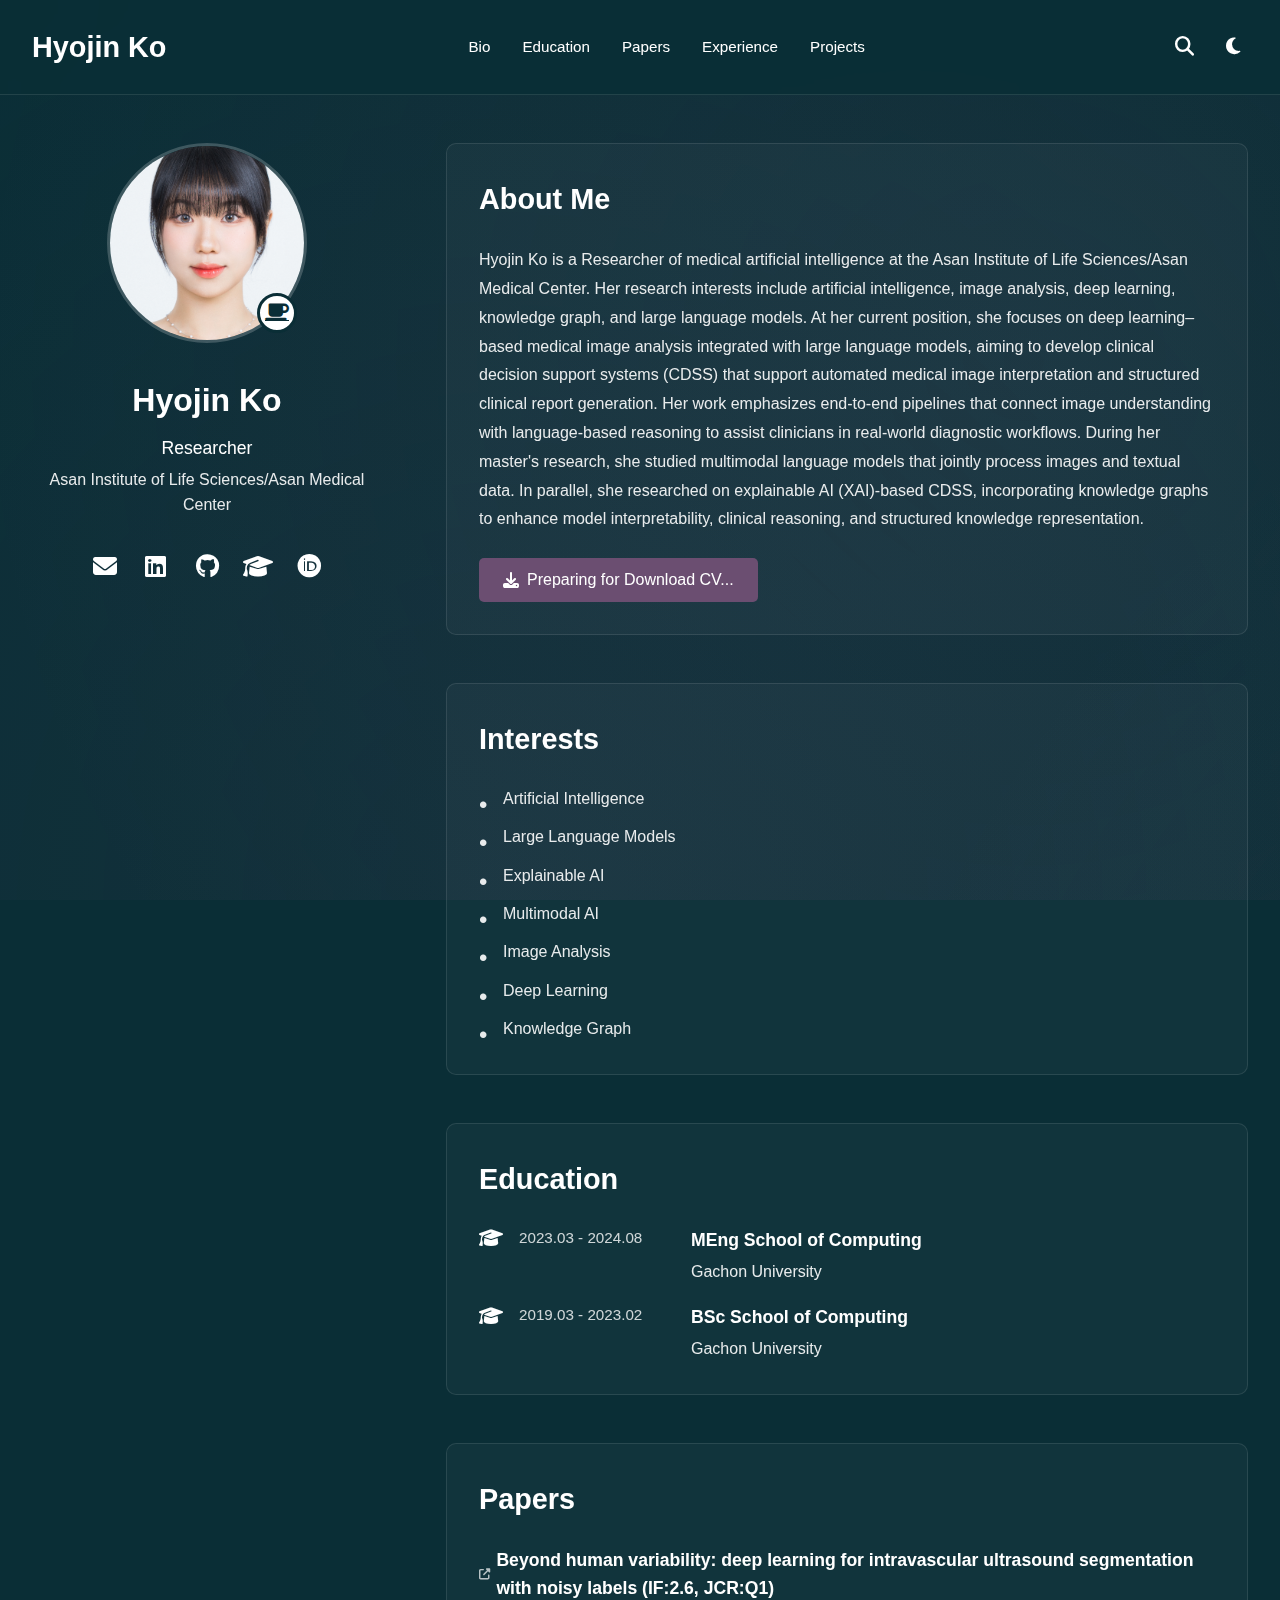
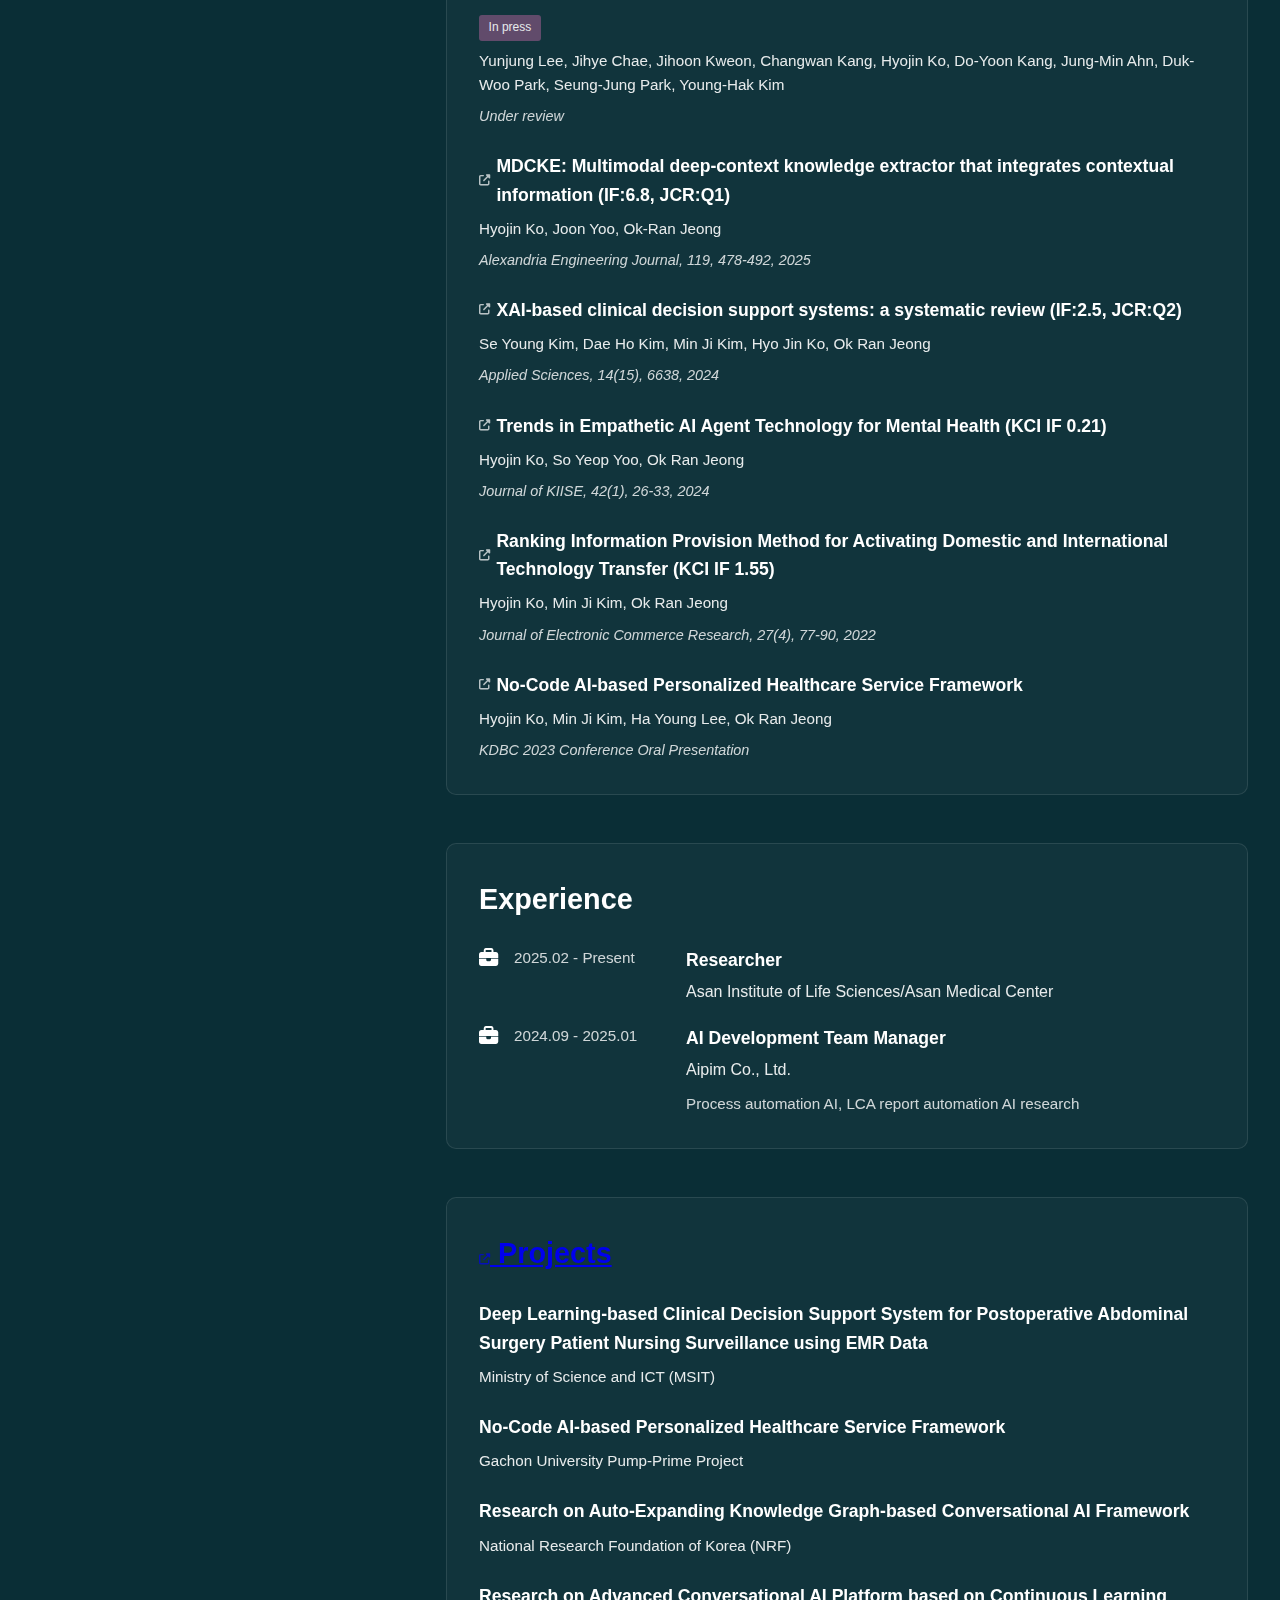
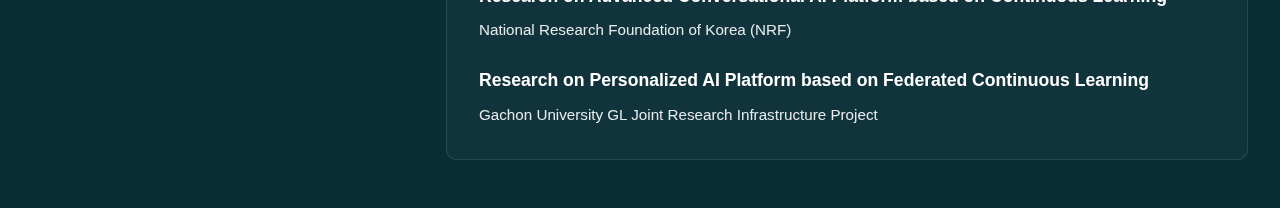
<file: index.html>
<!DOCTYPE html>
<html lang="ko">
<head>
    <meta charset="UTF-8">
    <meta name="viewport" content="width=device-width, initial-scale=1.0">
    <title>Hyojin Ko - Personal Page</title>
    <link rel="stylesheet" href="styles.css">
    <link rel="stylesheet" href="https://cdnjs.cloudflare.com/ajax/libs/font-awesome/6.4.0/css/all.min.css">
</head>
<body>
    <header class="header">
        <nav class="navbar">
            <div class="nav-left">
                <h1 class="logo">Hyojin Ko</h1>
            </div>
            <div class="nav-center">
                <a href="#about" class="nav-link">Bio</a>
                <a href="#education" class="nav-link">Education</a>
                <a href="#papers" class="nav-link">Papers</a>
                <a href="#experience" class="nav-link">Experience</a>
                <a href="#projects" class="nav-link">Projects</a>
            </div>
            <div class="nav-right">
                <button class="icon-btn" id="searchBtn">
                    <i class="fas fa-search"></i>
                </button>
                <button class="icon-btn" id="themeToggle">
                    <i class="fas fa-moon"></i>
                </button>
            </div>
        </nav>
    </header>

    <main class="main-content">
        <div class="container">
            <div class="left-column">
                <div class="profile-section">
                    <div class="profile-image-wrapper">
                        <img src="20240612_003.JPG" alt="Profile" class="profile-image">
                        <a href="https://www.linkedin.com/messaging/compose/?recipient=hyojin-ko-a437562a6" class="coffee-icon" target="_blank" rel="noopener noreferrer" aria-label="Let's have coffee chat">
                            <i class="fas fa-coffee"></i>
                        </a>
                    </div>
                    <h2 class="profile-name">Hyojin Ko</h2>
                    <p class="profile-title">Researcher</p>
                    <p class="profile-affiliation">Asan Institute of Life Sciences/Asan Medical Center</p>
                    
                    <div class="social-icons">
                        <a href="mailto:sarahyo941@gmail.com" class="social-icon" aria-label="Email">
                            <i class="fas fa-envelope"></i>
                        </a>
                        <a href="https://www.linkedin.com/in/hyojin-ko-a437562a6/" class="social-icon" aria-label="LinkedIn">
                            <i class="fab fa-linkedin"></i>
                        </a>
                        <a href="https://github.com/Hyojinko" class="social-icon" aria-label="GitHub">
                            <i class="fab fa-github"></i>
                        </a>
                        <a href="https://scholar.google.com/citations?hl=en&view_op=list_works&authuser=2&gmla=AElLoL0rs2Lzu6BFmk8e02G81ch_b60jBZWBM0wSTkwHkV2OpHihIGPLgSGc7qKciC6INFM9h_kGq2kBxNkHRA&user=Vq0Z0AUAAAAJ" class="social-icon" aria-label="Google Scholar">
                            <i class="fas fa-graduation-cap"></i>
                        </a>
                        <a href="https://orcid.org/0000-0003-0545-8152" class="social-icon" aria-label="ORCID">
                            <i class="fab fa-orcid"></i>
                        </a>
                    </div>
                </div>
            </div>

            <div class="right-column">
                <section class="content-section" id="about">
                    <h2 class="section-title">About Me</h2>
                    <p class="section-text">
                        Hyojin Ko is a Researcher of medical artificial intelligence at the Asan Institute of Life Sciences/Asan Medical Center. 
                        Her research interests include artificial intelligence, image analysis, deep learning, knowledge graph, and large language models. 
                        
                        At her current position, she focuses on deep learning–based medical image analysis integrated with large language models, aiming to develop clinical decision support systems (CDSS) that support automated medical image interpretation and structured clinical report generation. 
                        Her work emphasizes end-to-end pipelines that connect image understanding with language-based reasoning to assist clinicians in real-world diagnostic workflows.

                        During her master's research, she studied multimodal language models that jointly process images and textual data. 
                        In parallel, she researched on explainable AI (XAI)-based CDSS, incorporating knowledge graphs to enhance model interpretability, clinical reasoning, and structured knowledge representation.
                    </p>
                    <button class="cv-button">
                        <i class="fas fa-download"></i>
                        Preparing for Download CV...
                    </button>
                </section>

                <section class="content-section" id="interests">
                    <h2 class="section-title">Interests</h2>
                    <ul class="interests-list">
                        <li>Artificial Intelligence</li>
                        <li>Large Language Models</li>
                        <li>Explainable AI</li>
                        <li>Multimodal AI</li>
                        <li>Image Analysis</li>
                        <li>Deep Learning</li>
                        <li>Knowledge Graph</li>
                    </ul>
                </section>

                <section class="content-section" id="education">
                    <h2 class="section-title">Education</h2>
                    <ul class="education-list">
                        <li>
                            <i class="fas fa-graduation-cap"></i>
                            <div class="education-item">
                                <div class="education-period">2023.03 - 2024.08</div>
                                <div class="education-details">
                                    <div class="education-degree">MEng School of Computing</div>
                                    <div class="education-school">Gachon University</div>
                                </div>
                            </div>
                        </li>
                        <li>
                            <i class="fas fa-graduation-cap"></i>
                            <div class="education-item">
                                <div class="education-period">2019.03 - 2023.02</div>
                                <div class="education-details">
                                    <div class="education-degree">BSc School of Computing</div>
                                    <div class="education-school">Gachon University</div>
                                </div>
                            </div>
                        </li>
                    </ul>
                </section>

                <section class="content-section" id="papers">
                    <h2 class="section-title">Papers</h2>
                    <ul class="papers-list">
                        <li>
                            <div class="paper-item">
                                <div class="paper-title">
                                    <a href="https://www.umbjournal.org/" target="_blank" rel="noopener noreferrer">
                                        <i class="fas fa-external-link-alt paper-link-icon"></i>
                                        Beyond human variability: deep learning for intravascular ultrasound segmentation with noisy labels (IF:2.6, JCR:Q1)
                                    </a>
                                    <span class="paper-status">In press</span>
                                </div>
                                <div class="paper-authors">Yunjung Lee, Jihye Chae, Jihoon Kweon, Changwan Kang, Hyojin Ko, Do-Yoon Kang, Jung-Min Ahn, Duk-Woo Park, Seung-Jung Park, Young-Hak Kim</div>
                                <div class="paper-venue">Under review</div>
                            </div>
                        </li>
                        <li>
                            <div class="paper-item">
                                <div class="paper-title">
                                    <a href="https://www.sciencedirect.com/science/article/pii/S1110016825001474" target="_blank" rel="noopener noreferrer">
                                        <i class="fas fa-external-link-alt paper-link-icon"></i>
                                        MDCKE: Multimodal deep-context knowledge extractor that integrates contextual information (IF:6.8, JCR:Q1)
                                    </a>
                                </div>
                                <div class="paper-authors">Hyojin Ko, Joon Yoo, Ok-Ran Jeong</div>
                                <div class="paper-venue">Alexandria Engineering Journal, 119, 478-492, 2025</div>
                            </div>
                        </li>
                        <li>
                            <div class="paper-item">
                                <div class="paper-title">
                                    <a href="https://www.mdpi.com/2076-3417/14/15/6638" target="_blank" rel="noopener noreferrer">
                                        <i class="fas fa-external-link-alt paper-link-icon"></i>
                                        XAI-based clinical decision support systems: a systematic review (IF:2.5, JCR:Q2)
                                    </a>
                                </div>
                                <div class="paper-authors">Se Young Kim, Dae Ho Kim, Min Ji Kim, Hyo Jin Ko, Ok Ran Jeong</div>
                                <div class="paper-venue">Applied Sciences, 14(15), 6638, 2024</div>
                            </div>
                        </li>
                        <li>
                            <div class="paper-item">
                                <div class="paper-title">
                                    <a href="https://www.dbpia.co.kr/pdf/pdfView.do?nodeId=NODE11702759" target="_blank" rel="noopener noreferrer">
                                        <i class="fas fa-external-link-alt paper-link-icon"></i>
                                        Trends in Empathetic AI Agent Technology for Mental Health (KCI IF 0.21)
                                    </a>
                                </div>
                                <div class="paper-authors">Hyojin Ko, So Yeop Yoo, Ok Ran Jeong</div>
                                <div class="paper-venue">Journal of KIISE, 42(1), 26-33, 2024</div>
                            </div>
                        </li>
                        <li>
                            <div class="paper-item">
                                <div class="paper-title">
                                    <a href="https://www.dbpia.co.kr/pdf/pdfView.do?nodeId=NODE11169343" target="_blank" rel="noopener noreferrer">
                                        <i class="fas fa-external-link-alt paper-link-icon"></i>
                                        Ranking Information Provision Method for Activating Domestic and International Technology Transfer (KCI IF 1.55)
                                    </a>
                                </div>
                                <div class="paper-authors">Hyojin Ko, Min Ji Kim, Ok Ran Jeong</div>
                                <div class="paper-venue">Journal of Electronic Commerce Research, 27(4), 77-90, 2022</div>
                            </div>
                        </li>
                        <li>
                            <div class="paper-item">
                                <div class="paper-title">
                                    <a href="https://www.dbsociety.kr/kdbc/kdbc2023/program.html" target="_blank" rel="noopener noreferrer">
                                        <i class="fas fa-external-link-alt paper-link-icon"></i>
                                        No-Code AI-based Personalized Healthcare Service Framework
                                    </a>
                                </div>
                                <div class="paper-authors">Hyojin Ko, Min Ji Kim, Ha Young Lee, Ok Ran Jeong</div>
                                <div class="paper-venue">KDBC 2023 Conference Oral Presentation</div>
                            </div>
                        </li>
                    </ul>
                </section>

               
                <section class="content-section" id="experience">
                    <h2 class="section-title">Experience</h2>
                    <ul class="experience-list">
                        <li>
                            <i class="fas fa-briefcase"></i>
                            <div class="experience-item">
                                <div class="experience-period">2025.02 - Present</div>
                                <div class="experience-details">
                                    <div class="experience-title">Researcher</div>
                                    <div class="experience-company">Asan Institute of Life Sciences/Asan Medical Center</div>
                                </div>
                            </div>
                        </li>
                        <li>
                            <i class="fas fa-briefcase"></i>
                            <div class="experience-item">
                                <div class="experience-period">2024.09 - 2025.01</div>
                                <div class="experience-details">
                                    <div class="experience-title">AI Development Team Manager</div>
                                    <div class="experience-company">Aipim Co., Ltd.</div>
                                    <div class="experience-description">Process automation AI, LCA report automation AI research</div>
                                </div>
                            </div>
                        </li>
                    </ul>
                </section>

                <section class="content-section" id="projects">
                    <h2 class="section-title">
                        <a href="projects.html" class="section-title-link">
                            <i class="fas fa-external-link-alt paper-link-icon"></i>
                            Projects
                        </a>
                    </h2>
                    <ul class="projects-list">
                        <li>
                            <div class="project-item-link">
                                <div class="project-title-text">Deep Learning-based Clinical Decision Support System for Postoperative Abdominal Surgery Patient Nursing Surveillance using EMR Data</div>
                                <div class="project-org-link">Ministry of Science and ICT (MSIT)</div>
                            </div>
                        </li>
                        <li>
                            <div class="project-item-link">
                                <div class="project-title-text">No-Code AI-based Personalized Healthcare Service Framework</div>
                                <div class="project-org-link">Gachon University Pump-Prime Project</div>
                            </div>
                        </li>
                        <li>
                            <div class="project-item-link">
                                <div class="project-title-text">Research on Auto-Expanding Knowledge Graph-based Conversational AI Framework</div>
                                <div class="project-org-link">National Research Foundation of Korea (NRF)</div>
                            </div>
                        </li>
                        <li>
                            <div class="project-item-link">
                                <div class="project-title-text">Research on Advanced Conversational AI Platform based on Continuous Learning</div>
                                <div class="project-org-link">National Research Foundation of Korea (NRF)</div>
                            </div>
                        </li>
                        <li>
                            <div class="project-item-link">
                                <div class="project-title-text">Research on Personalized AI Platform based on Federated Continuous Learning</div>
                                <div class="project-org-link">Gachon University GL Joint Research Infrastructure Project</div>
                            </div>
                        </li>
                    </ul>
                </section>

            </div>
        </div>
    </main>

    <script src="script.js"></script>
</body>
</html>
</file>
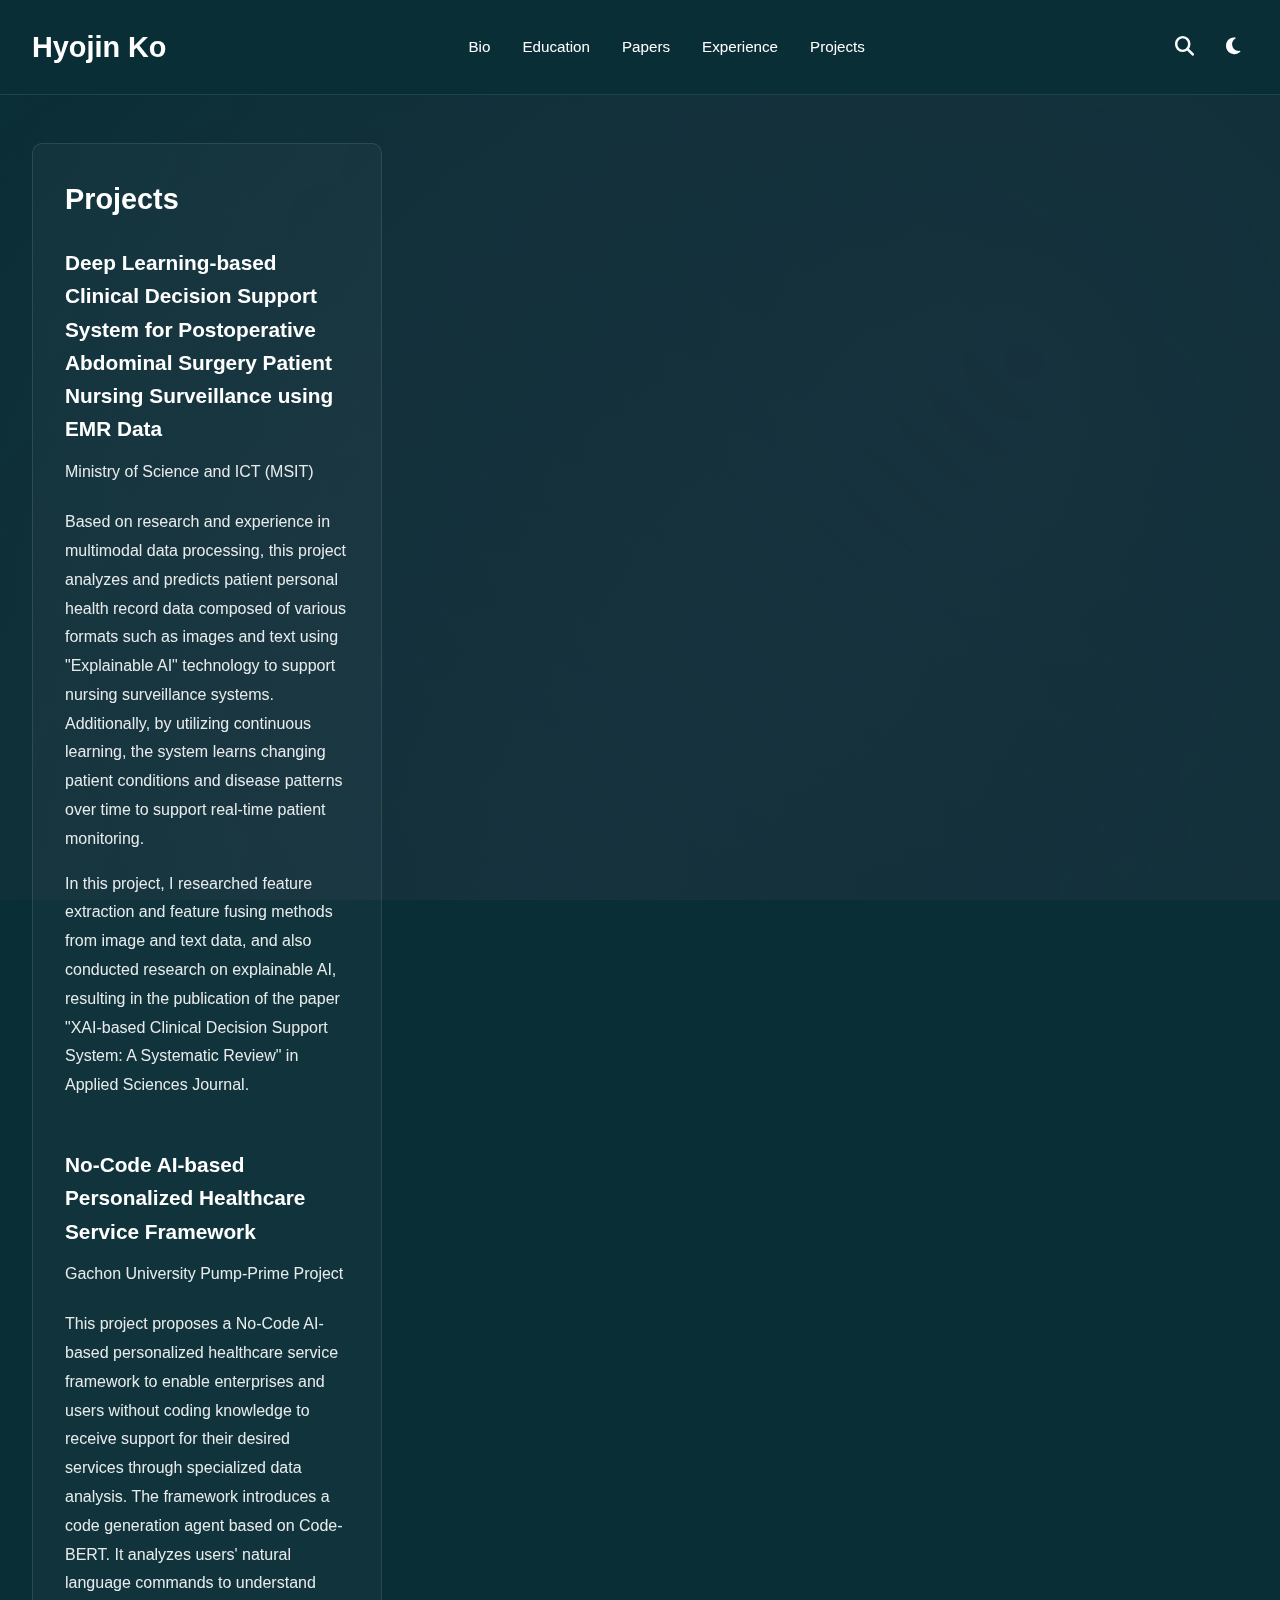
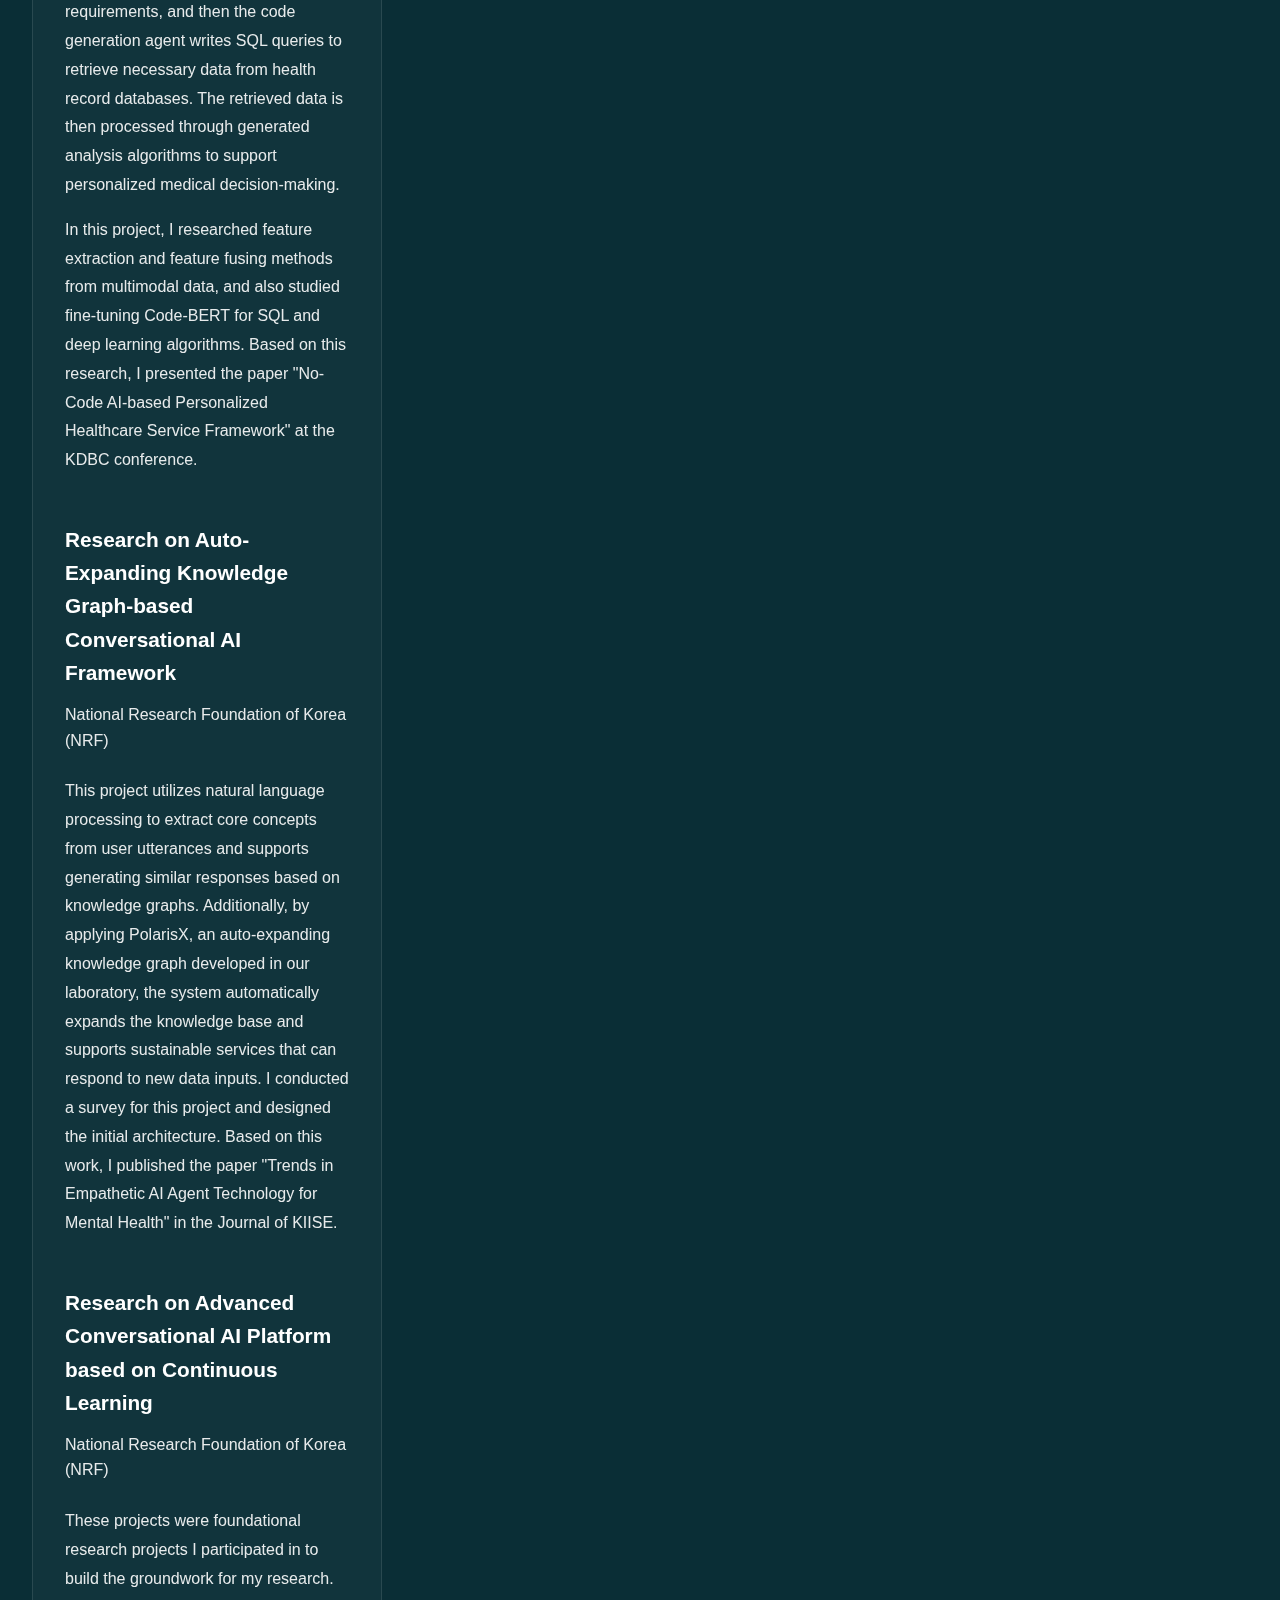
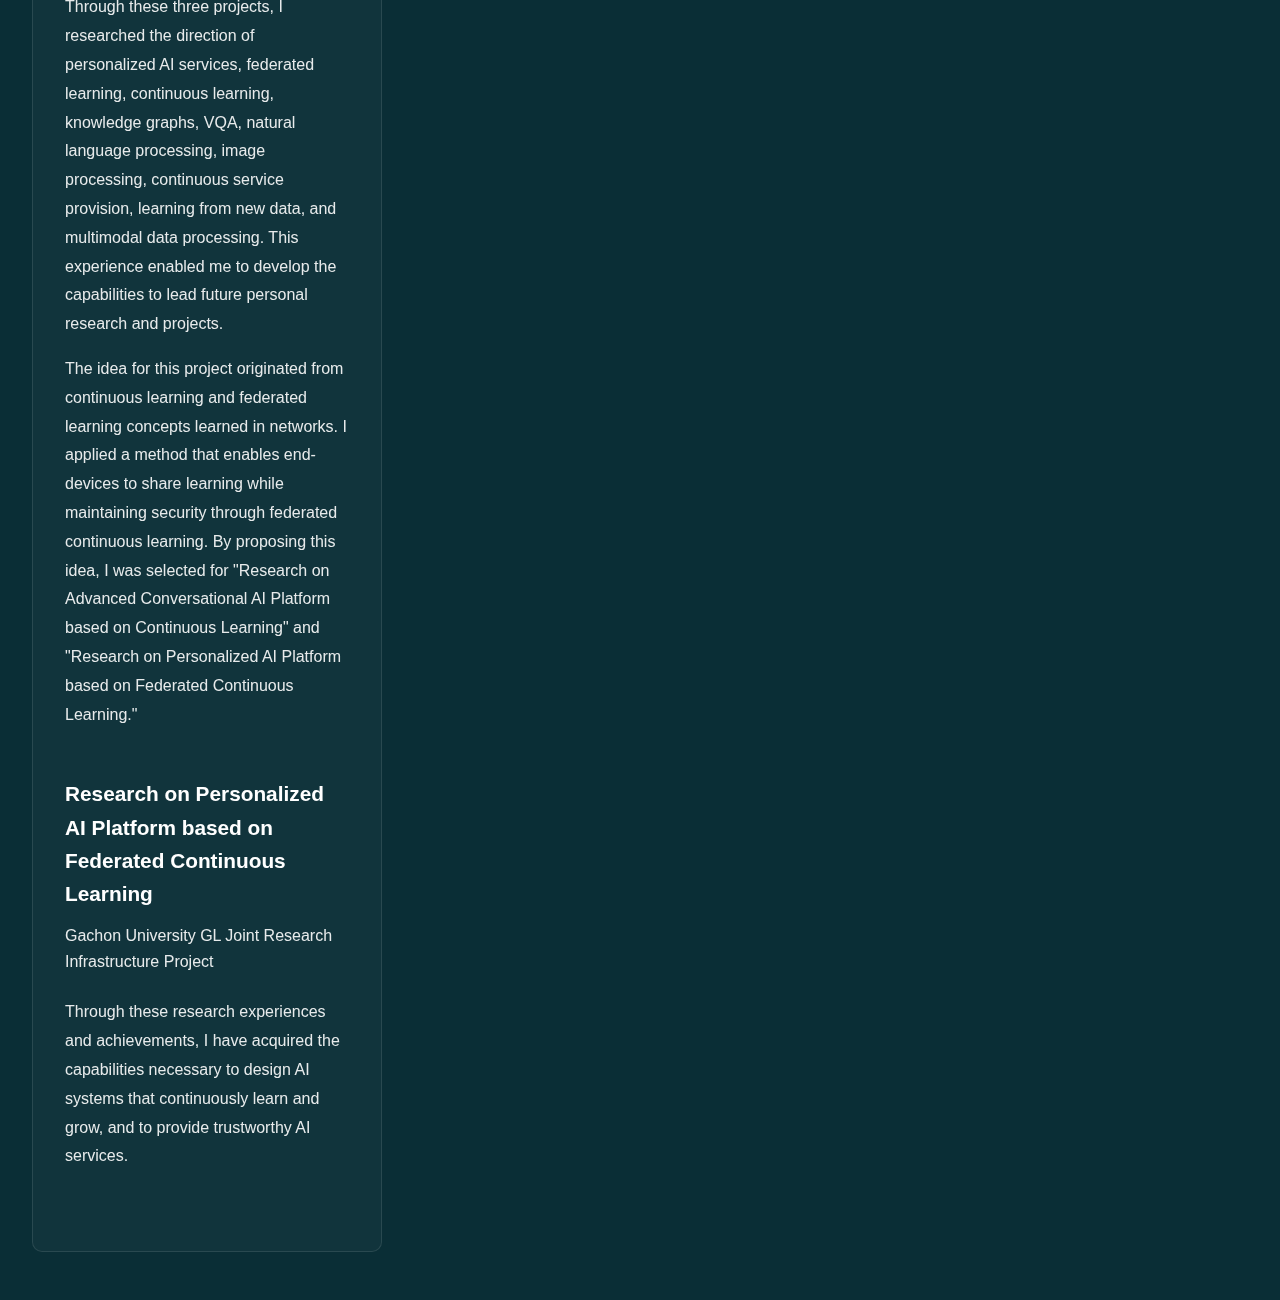
<file: projects.html>
<!DOCTYPE html>
<html lang="en">
<head>
    <meta charset="UTF-8">
    <meta name="viewport" content="width=device-width, initial-scale=1.0">
    <title>Projects - Hyojin Ko</title>
    <link rel="stylesheet" href="styles.css">
    <link rel="stylesheet" href="https://cdnjs.cloudflare.com/ajax/libs/font-awesome/6.4.0/css/all.min.css">
</head>
<body>
    <header class="header">
        <nav class="navbar">
            <div class="nav-left">
                <h1 class="logo"><a href="index.html" style="color: inherit; text-decoration: none;">Hyojin Ko</a></h1>
            </div>
            <div class="nav-center">
                <a href="index.html#about" class="nav-link">Bio</a>
                <a href="index.html#education" class="nav-link">Education</a>
                <a href="index.html#papers" class="nav-link">Papers</a>
                <a href="index.html#experience" class="nav-link">Experience</a>
                <a href="projects.html" class="nav-link">Projects</a>
            </div>
            <div class="nav-right">
                <button class="icon-btn" id="searchBtn">
                    <i class="fas fa-search"></i>
                </button>
                <button class="icon-btn" id="themeToggle">
                    <i class="fas fa-moon"></i>
                </button>
            </div>
        </nav>
    </header>

    <main class="main-content">
        <div class="container">
            <div class="right-column" style="max-width: 1000px; margin: 0 auto;">
                <section class="content-section">
                    <h2 class="section-title">Projects</h2>
                    
                    <div class="project-item">
                        <h3 class="project-title">Deep Learning-based Clinical Decision Support System for Postoperative Abdominal Surgery Patient Nursing Surveillance using EMR Data</h3>
                        <div class="project-organization">Ministry of Science and ICT (MSIT)</div>
                        
                        <div class="project-description">
                            <p>
                                Based on research and experience in multimodal data processing, this project analyzes and predicts patient personal health record data composed of various formats such as images and text using "Explainable AI" technology to support nursing surveillance systems. Additionally, by utilizing continuous learning, the system learns changing patient conditions and disease patterns over time to support real-time patient monitoring.
                            </p>
                            
                            <p>
                                In this project, I researched feature extraction and feature fusing methods from image and text data, and also conducted research on explainable AI, resulting in the publication of the paper "XAI-based Clinical Decision Support System: A Systematic Review" in Applied Sciences Journal.
                            </p>
                        </div>
                    </div>

                    <div class="project-item">
                        <h3 class="project-title">No-Code AI-based Personalized Healthcare Service Framework</h3>
                        <div class="project-organization">Gachon University Pump-Prime Project</div>
                        
                        <div class="project-description">
                            <p>
                                This project proposes a No-Code AI-based personalized healthcare service framework to enable enterprises and users without coding knowledge to receive support for their desired services through specialized data analysis. The framework introduces a code generation agent based on Code-BERT. It analyzes users' natural language commands to understand requirements, and then the code generation agent writes SQL queries to retrieve necessary data from health record databases. The retrieved data is then processed through generated analysis algorithms to support personalized medical decision-making.
                            </p>
                            
                            <p>
                                In this project, I researched feature extraction and feature fusing methods from multimodal data, and also studied fine-tuning Code-BERT for SQL and deep learning algorithms. Based on this research, I presented the paper "No-Code AI-based Personalized Healthcare Service Framework" at the KDBC conference.
                            </p>
                        </div>
                    </div>

                    <div class="project-item">
                        <h3 class="project-title">Research on Auto-Expanding Knowledge Graph-based Conversational AI Framework</h3>
                        <div class="project-organization">National Research Foundation of Korea (NRF)</div>
                        
                        <div class="project-description">
                            <p>
                                This project utilizes natural language processing to extract core concepts from user utterances and supports generating similar responses based on knowledge graphs. Additionally, by applying PolarisX, an auto-expanding knowledge graph developed in our laboratory, the system automatically expands the knowledge base and supports sustainable services that can respond to new data inputs. I conducted a survey for this project and designed the initial architecture. Based on this work, I published the paper "Trends in Empathetic AI Agent Technology for Mental Health" in the Journal of KIISE.
                            </p>
                        </div>
                    </div>

                    <div class="project-item">
                        <h3 class="project-title">Research on Advanced Conversational AI Platform based on Continuous Learning</h3>
                        <div class="project-organization">National Research Foundation of Korea (NRF)</div>
                        
                        <div class="project-description">
                            <p>
                                These projects were foundational research projects I participated in to build the groundwork for my research. Through these three projects, I researched the direction of personalized AI services, federated learning, continuous learning, knowledge graphs, VQA, natural language processing, image processing, continuous service provision, learning from new data, and multimodal data processing. This experience enabled me to develop the capabilities to lead future personal research and projects.
                            </p>
                            
                            <p>
                                The idea for this project originated from continuous learning and federated learning concepts learned in networks. I applied a method that enables end-devices to share learning while maintaining security through federated continuous learning. By proposing this idea, I was selected for "Research on Advanced Conversational AI Platform based on Continuous Learning" and "Research on Personalized AI Platform based on Federated Continuous Learning."
                            </p>
                        </div>
                    </div>

                    <div class="project-item">
                        <h3 class="project-title">Research on Personalized AI Platform based on Federated Continuous Learning</h3>
                        <div class="project-organization">Gachon University GL Joint Research Infrastructure Project</div>
                        
                        <div class="project-description">
                            <p>
                                Through these research experiences and achievements, I have acquired the capabilities necessary to design AI systems that continuously learn and grow, and to provide trustworthy AI services.
                            </p>
                        </div>
                    </div>
                </section>
            </div>
        </div>
    </main>

    <script src="script.js"></script>
</body>
</html>
</file>
<file: styles.css>
* {
    margin: 0;
    padding: 0;
    box-sizing: border-box;
}

:root {
    --bg-color: #0a2e36;
    --text-color: #ffffff;
    --accent-color: #6b4e71;
    --hover-color: #8b6f91;
    --pattern-color: rgba(107, 78, 113, 0.1);
}

body {
    font-family: -apple-system, BlinkMacSystemFont, 'Segoe UI', Roboto, Oxygen, Ubuntu, Cantarell, sans-serif;
    background-color: var(--bg-color);
    color: var(--text-color);
    line-height: 1.6;
    min-height: 100vh;
    position: relative;
    overflow-x: hidden;
}

body::before {
    content: '';
    position: fixed;
    top: 0;
    left: 0;
    width: 100%;
    height: 100%;
    background: 
        radial-gradient(circle at 20% 50%, var(--pattern-color) 0%, transparent 50%),
        radial-gradient(circle at 80% 80%, var(--pattern-color) 0%, transparent 50%),
        radial-gradient(circle at 40% 20%, var(--pattern-color) 0%, transparent 50%);
    background-size: 200% 200%;
    animation: wave 20s ease-in-out infinite;
    pointer-events: none;
    z-index: 0;
}

@keyframes wave {
    0%, 100% {
        background-position: 0% 50%;
    }
    50% {
        background-position: 100% 50%;
    }
}

.header {
    position: sticky;
    top: 0;
    z-index: 100;
    background-color: rgba(10, 46, 54, 0.95);
    backdrop-filter: blur(10px);
    border-bottom: 1px solid rgba(255, 255, 255, 0.1);
}

.navbar {
    max-width: 1400px;
    margin: 0 auto;
    padding: 1.5rem 2rem;
    display: flex;
    justify-content: space-between;
    align-items: center;
    position: relative;
    z-index: 1;
}

.nav-left .logo {
    font-size: 1.8rem;
    font-weight: bold;
    color: var(--text-color);
}

.nav-center {
    display: flex;
    gap: 2rem;
    flex-wrap: wrap;
}

.nav-link {
    color: var(--text-color);
    text-decoration: none;
    font-size: 0.95rem;
    transition: opacity 0.3s ease;
    position: relative;
}

.nav-link:hover {
    opacity: 0.7;
}

.nav-link::after {
    content: '';
    position: absolute;
    bottom: -5px;
    left: 0;
    width: 0;
    height: 2px;
    background-color: var(--text-color);
    transition: width 0.3s ease;
}

.nav-link:hover::after {
    width: 100%;
}

.nav-right {
    display: flex;
    gap: 1rem;
}

.icon-btn {
    background: none;
    border: none;
    color: var(--text-color);
    font-size: 1.2rem;
    cursor: pointer;
    padding: 0.5rem;
    transition: opacity 0.3s ease;
}

.icon-btn:hover {
    opacity: 0.7;
}

.main-content {
    position: relative;
    z-index: 1;
    padding: 3rem 2rem;
}

.container {
    max-width: 1400px;
    margin: 0 auto;
    display: grid;
    grid-template-columns: 350px 1fr;
    gap: 4rem;
    align-items: start;
}

.left-column {
    position: sticky;
    top: 100px;
}

.profile-section {
    text-align: center;
}

.profile-image-wrapper {
    position: relative;
    display: inline-block;
    margin-bottom: 1.5rem;
}

.profile-image {
    width: 200px;
    height: 200px;
    border-radius: 50%;
    object-fit: cover;
    border: 3px solid rgba(255, 255, 255, 0.2);
    display: block;
}

.coffee-icon {
    position: absolute;
    bottom: 10px;
    right: 10px;
    background-color: var(--text-color);
    color: var(--bg-color);
    width: 40px;
    height: 40px;
    border-radius: 50%;
    display: flex;
    align-items: center;
    justify-content: center;
    font-size: 1.2rem;
    border: 3px solid var(--bg-color);
}

.profile-name {
    font-size: 2rem;
    font-weight: bold;
    margin-bottom: 0.5rem;
    color: var(--text-color);
}

.profile-name-chinese {
    font-size: 1.3rem;
    margin-bottom: 1rem;
    color: var(--text-color);
}

.profile-title {
    font-size: 1.1rem;
    margin-bottom: 0.3rem;
    color: var(--text-color);
}

.profile-affiliation {
    font-size: 1rem;
    margin-bottom: 2rem;
    color: var(--text-color);
    opacity: 0.9;
}

.social-icons {
    display: flex;
    justify-content: center;
    gap: 1.2rem;
    flex-wrap: wrap;
    align-items: center;
}

.social-icon {
    color: var(--text-color);
    font-size: 1.5rem;
    transition: opacity 0.3s ease;
    text-decoration: none;
    display: flex;
    align-items: center;
    justify-content: center;
    width: 2rem;
    height: 2rem;
}

.social-icon:hover {
    opacity: 0.7;
}

.right-column {
    display: flex;
    flex-direction: column;
    gap: 3rem;
}

.content-section {
    background-color: rgba(255, 255, 255, 0.03);
    padding: 2rem;
    border-radius: 10px;
    border: 1px solid rgba(255, 255, 255, 0.1);
}

.section-title {
    font-size: 1.8rem;
    font-weight: bold;
    margin-bottom: 1.5rem;
    color: var(--text-color);
}

.section-text {
    font-size: 1rem;
    line-height: 1.8;
    margin-bottom: 1.5rem;
    color: var(--text-color);
    opacity: 0.9;
}

.cv-button {
    background-color: var(--accent-color);
    color: var(--text-color);
    border: none;
    padding: 0.8rem 1.5rem;
    font-size: 1rem;
    border-radius: 5px;
    cursor: pointer;
    display: inline-flex;
    align-items: center;
    gap: 0.5rem;
    transition: background-color 0.3s ease;
}

.cv-button:hover {
    background-color: var(--hover-color);
}

.interests-list {
    list-style: none;
    display: flex;
    flex-direction: column;
    gap: 0.8rem;
}

.interests-list li {
    font-size: 1rem;
    color: var(--text-color);
    opacity: 0.9;
    padding-left: 1.5rem;
    position: relative;
}

.interests-list li::before {
    content: '•';
    position: absolute;
    left: 0;
    font-size: 1.5rem;
    color: var(--text-color);
}

.education-list {
    list-style: none;
    display: flex;
    flex-direction: column;
    gap: 1.2rem;
}

.education-list li {
    display: flex;
    align-items: flex-start;
    gap: 1rem;
}

.education-list li i {
    font-size: 1.2rem;
    color: var(--text-color);
    margin-top: 0.2rem;
}

.education-item {
    display: flex;
    gap: 2rem;
    align-items: flex-start;
    flex: 1;
}

.education-period {
    font-size: 0.95rem;
    color: var(--text-color);
    opacity: 0.8;
    min-width: 140px;
    font-weight: 500;
}

.education-details {
    flex: 1;
    display: flex;
    flex-direction: column;
    gap: 0.3rem;
}

.education-degree {
    font-size: 1.1rem;
    color: var(--text-color);
    font-weight: 600;
}

.education-school {
    font-size: 1rem;
    color: var(--text-color);
    opacity: 0.9;
}

.experience-list {
    list-style: none;
    display: flex;
    flex-direction: column;
    gap: 1.2rem;
}

.experience-list li {
    display: flex;
    align-items: flex-start;
    gap: 1rem;
}

.experience-list li i {
    font-size: 1.2rem;
    color: var(--text-color);
    margin-top: 0.2rem;
}

.experience-item {
    display: flex;
    gap: 2rem;
    align-items: flex-start;
    flex: 1;
}

.experience-period {
    font-size: 0.95rem;
    color: var(--text-color);
    opacity: 0.8;
    min-width: 140px;
    font-weight: 500;
}

.experience-details {
    flex: 1;
    display: flex;
    flex-direction: column;
    gap: 0.3rem;
}

.experience-title {
    font-size: 1.1rem;
    color: var(--text-color);
    font-weight: 600;
}

.experience-company {
    font-size: 1rem;
    color: var(--text-color);
    opacity: 0.9;
}

.experience-description {
    font-size: 0.95rem;
    color: var(--text-color);
    opacity: 0.8;
    margin-top: 0.3rem;
}

.papers-list {
    list-style: none;
    display: flex;
    flex-direction: column;
    gap: 1.5rem;
}

.papers-list li {
    display: flex;
    align-items: flex-start;
}

.paper-item {
    display: flex;
    flex-direction: column;
    gap: 0.5rem;
    width: 100%;
}

.paper-title {
    font-size: 1.1rem;
    font-weight: 600;
    display: flex;
    align-items: center;
    gap: 0.8rem;
    flex-wrap: wrap;
}

.paper-title a {
    color: var(--text-color);
    text-decoration: none;
    transition: opacity 0.3s ease;
    display: flex;
    align-items: center;
    gap: 0.4rem;
}

.paper-title a:hover {
    opacity: 0.7;
    text-decoration: none;
}

.paper-link-icon {
    font-size: 0.7rem;
    opacity: 0.7;
}

.projects-list {
    list-style: none;
    display: flex;
    flex-direction: column;
    gap: 1.5rem;
}

.project-item-link {
    display: flex;
    flex-direction: column;
    gap: 0.5rem;
}

.project-link {
    color: var(--text-color);
    text-decoration: none;
    transition: opacity 0.3s ease;
    display: flex;
    align-items: center;
    gap: 0.4rem;
    font-size: 1.1rem;
    font-weight: 600;
}

.project-link:hover {
    opacity: 0.7;
    text-decoration: none;
}

.project-title-text {
    font-size: 1.1rem;
    font-weight: 600;
    color: var(--text-color);
}

.project-org-link {
    font-size: 0.95rem;
    color: var(--text-color);
    opacity: 0.9;
    margin-left: 0;
}

.project-item {
    margin-bottom: 3rem;
}

.project-title {
    font-size: 1.3rem;
    font-weight: 600;
    color: var(--text-color);
    margin-bottom: 0.8rem;
}

.project-organization {
    font-size: 1rem;
    color: var(--text-color);
    opacity: 0.9;
    margin-bottom: 1.5rem;
}

.project-description {
    font-size: 1rem;
    line-height: 1.8;
    color: var(--text-color);
    opacity: 0.9;
}

.project-description p {
    margin-bottom: 1rem;
}

.paper-status {
    font-size: 0.75rem;
    background-color: var(--accent-color);
    color: var(--text-color);
    padding: 0.2rem 0.6rem;
    border-radius: 3px;
    font-weight: 500;
    opacity: 0.9;
}

.paper-authors {
    font-size: 0.95rem;
    color: var(--text-color);
    opacity: 0.9;
}

.paper-venue {
    font-size: 0.9rem;
    color: var(--text-color);
    opacity: 0.8;
    font-style: italic;
}

@media (max-width: 1024px) {
    .container {
        grid-template-columns: 1fr;
        gap: 3rem;
    }

    .left-column {
        position: static;
    }

    .profile-section {
        display: flex;
        flex-direction: column;
        align-items: center;
    }
}

@media (max-width: 768px) {
    .navbar {
        flex-direction: column;
        gap: 1rem;
        padding: 1rem;
    }

    .nav-center {
        gap: 1rem;
        justify-content: center;
    }

    .nav-link {
        font-size: 0.85rem;
    }

    .main-content {
        padding: 2rem 1rem;
    }

    .content-section {
        padding: 1.5rem;
    }

    .profile-image {
        width: 150px;
        height: 150px;
    }

    .profile-name {
        font-size: 1.5rem;
    }
}
</file>
